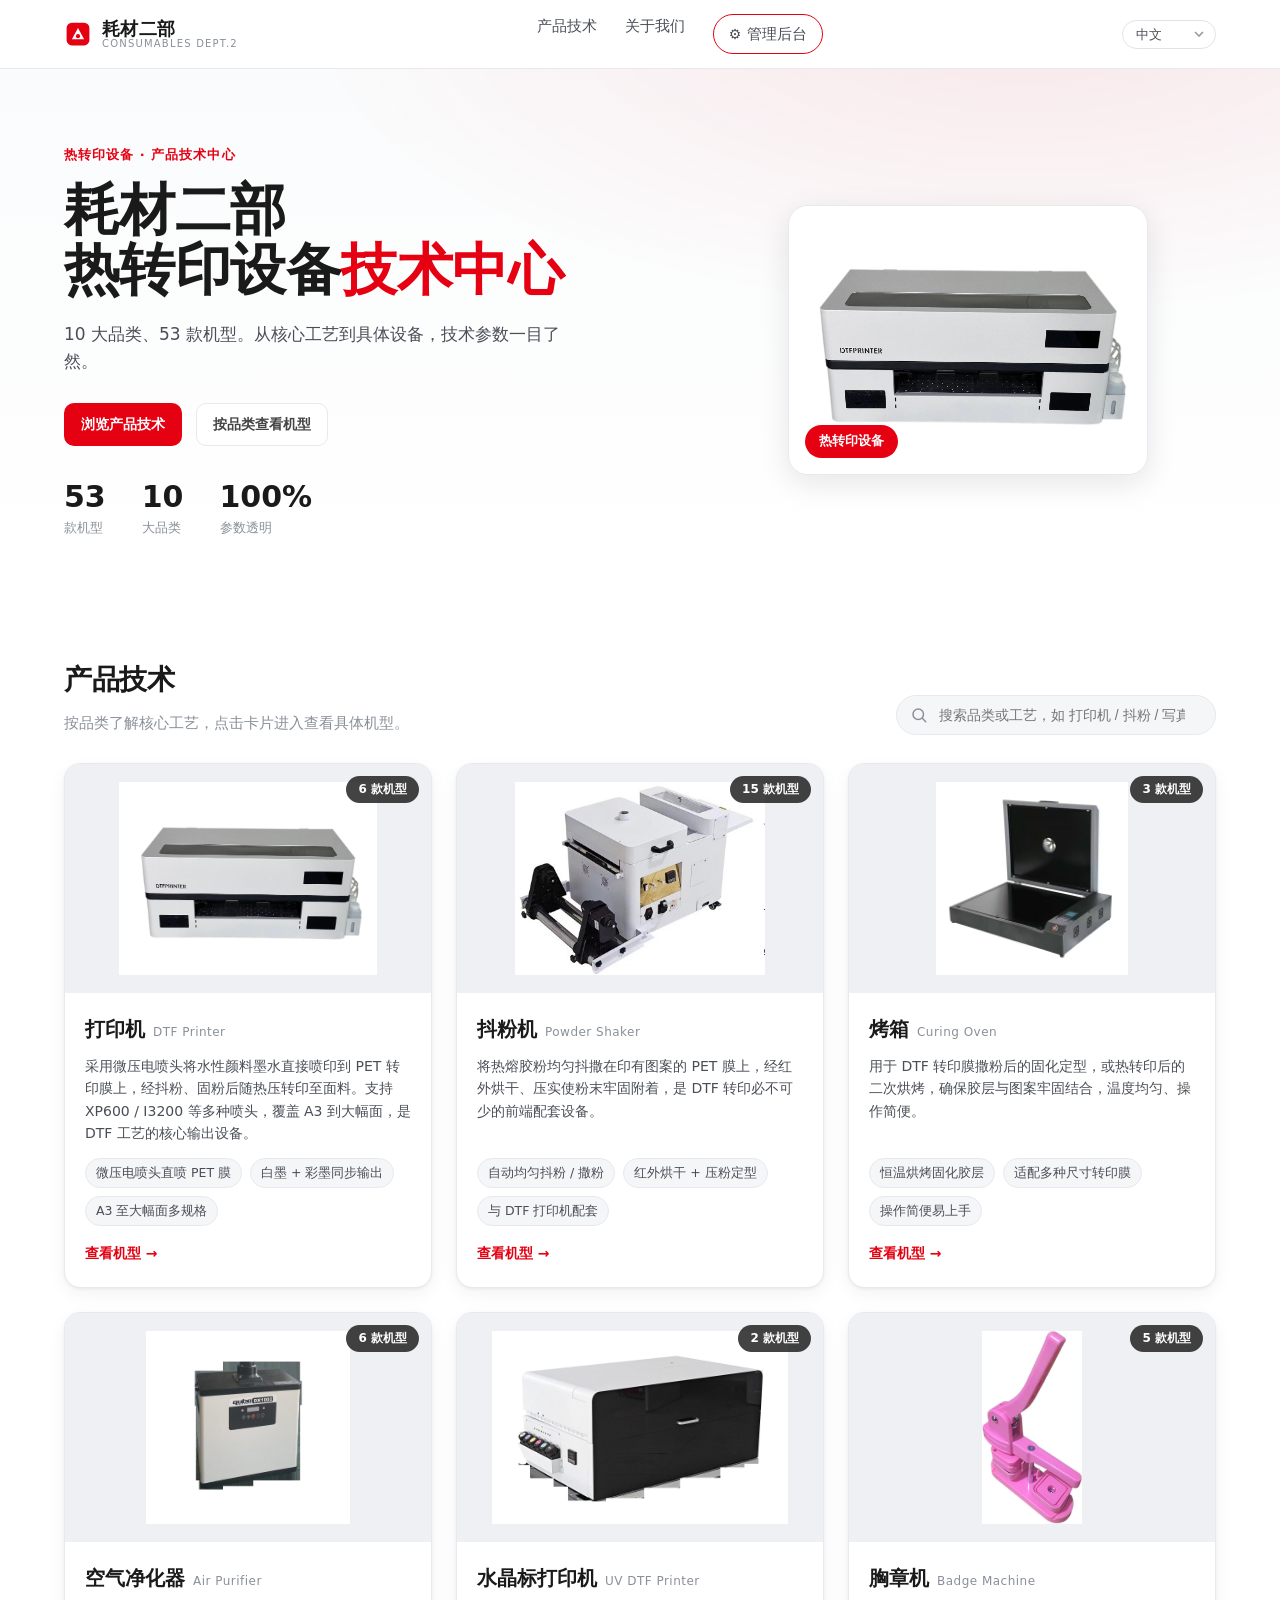
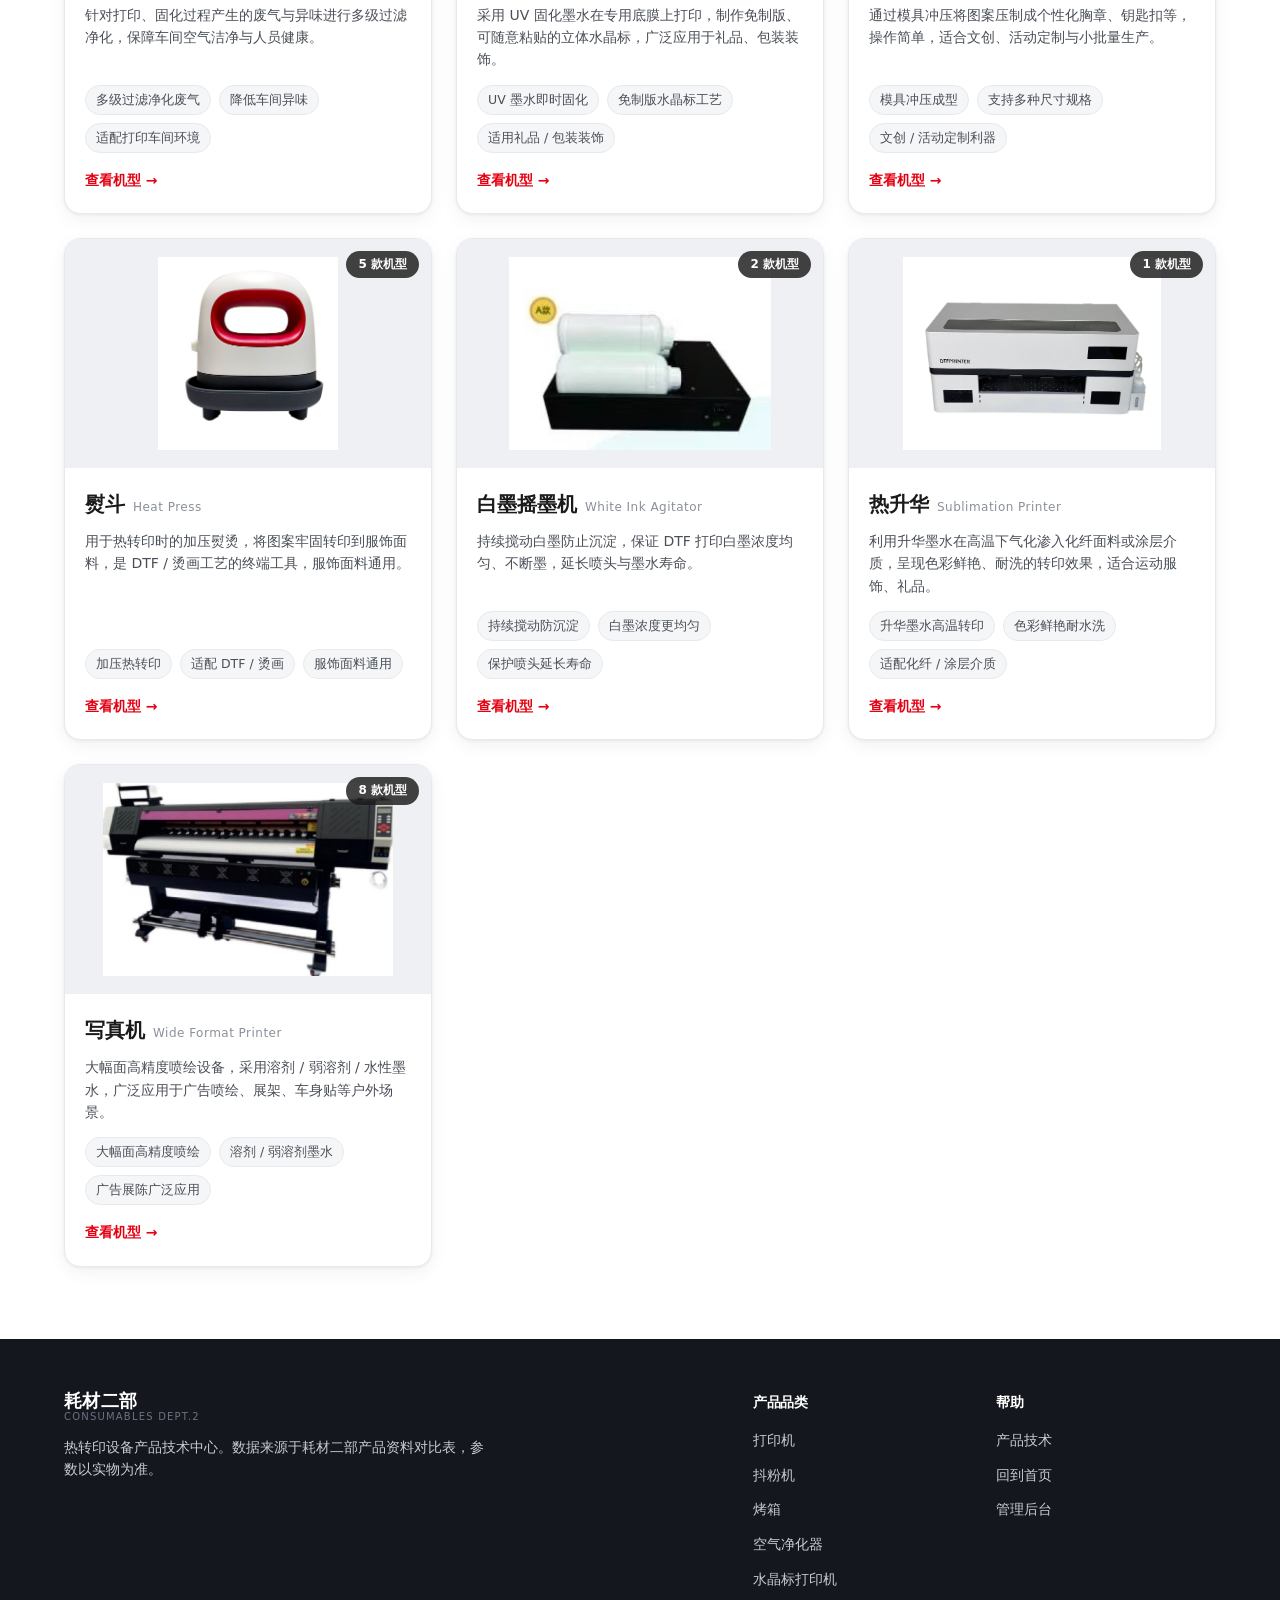
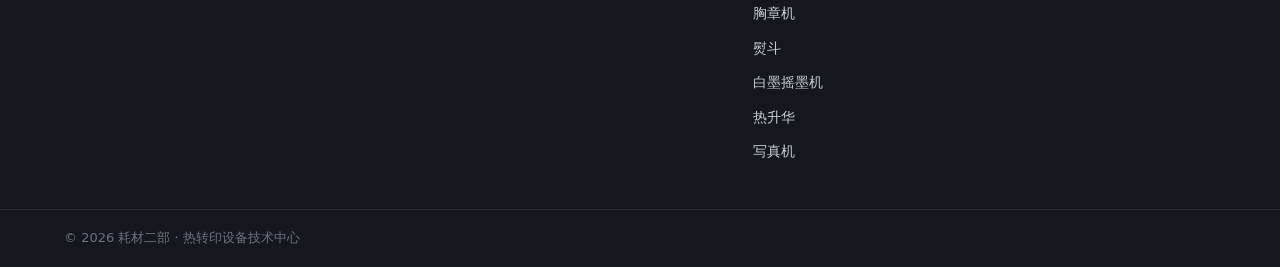
<file: index.html>
<!DOCTYPE html>
<html lang="zh-CN">
<head>
<meta charset="UTF-8" />
<meta name="viewport" content="width=device-width, initial-scale=1.0" />
<title>耗材二部官网 · 热转印设备技术中心</title>
<meta name="description" content="耗材二部官网 —— 热转印设备产品技术中心。打印机、抖粉机、烤箱、写真机等 10 大品类核心工艺与具体机型，技术参数一目了然。" />
<link rel="stylesheet" href="css/style.css" />
</head>
<body>

<!-- ===== Header ===== -->
<header class="site-header" id="siteHeader">
  <div class="container header-inner">
    <a href="index.html" class="brand" aria-label="耗材二部官网首页">
      <span class="brand-mark" aria-hidden="true">
        <svg viewBox="0 0 32 32" width="28" height="28">
          <rect x="3" y="3" width="26" height="26" rx="6" fill="#E50012"/>
          <path d="M9 22 L16 9 L23 22 Z" fill="#fff"/>
          <circle cx="16" cy="18.5" r="2.4" fill="#E50012"/>
        </svg>
      </span>
      <span class="brand-text">
        <strong>耗材二部</strong><span class="brand-en">CONSUMABLES DEPT.2</span>
      </span>
    </a>

    <nav class="top-nav" aria-label="主导航">
      <a href="#tech" data-i18n="nav.tech">产品技术</a>
      <a href="#footer" data-i18n="nav.about">关于我们</a>
      <a href="admin.html" class="nav-admin" data-i18n="nav.admin">管理后台</a>
    </nav>

    <select id="langSelect" class="lang-select" aria-label="语言"></select>

    <button class="menu-toggle" id="menuToggle" aria-label="菜单">
      <span></span><span></span><span></span>
    </button>
  </div>
</header>

<main id="top">

  <!-- ===== Hero ===== -->
  <section class="hero">
    <div class="hero-bg" aria-hidden="true"></div>
    <div class="container hero-inner">
      <div class="hero-copy">
        <span class="eyebrow" data-i18n="hero.eyebrow">热转印设备 · 产品技术中心</span>
        <h1>耗材二部<br/><span data-i18n="hero.line2">热转印设备</span><span class="hl" data-i18n="hero.line3">技术中心</span></h1>
        <p class="hero-sub" data-i18n="hero.sub">10 大品类、53 款机型。从核心工艺到具体设备，技术参数一目了然。</p>
        <div class="hero-cta">
          <a href="#tech" class="btn btn-primary" data-i18n="hero.cta1">浏览产品技术</a>
          <a href="#tech" class="btn btn-ghost" data-i18n="hero.cta2">按品类查看机型</a>
        </div>
        <ul class="hero-stats">
          <li><b id="statProducts">53</b><span data-i18n="stat.models">款机型</span></li>
          <li><b id="statCats">10</b><span data-i18n="stat.cats">大品类</span></li>
          <li><b>100%</b><span data-i18n="stat.transparent">参数透明</span></li>
        </ul>
      </div>
      <div class="hero-visual" aria-hidden="true">
        <div class="hero-card">
          <img id="heroImg" src="" alt="" loading="lazy" />
          <div class="hero-card-tag" data-i18n="hero.line2">热转印设备</div>
        </div>
      </div>
    </div>
  </section>

  <!-- ===== Product Technology ===== -->
  <section class="tech-section" id="tech">
    <div class="container">
      <div class="section-head">
        <div>
          <h2 class="section-title" data-i18n="section.title">产品技术</h2>
          <p class="section-sub" data-i18n="section.sub">按品类了解核心工艺，点击卡片进入查看具体机型。</p>
        </div>
        <div class="tech-search">
          <svg class="search-ico" viewBox="0 0 24 24" width="18" height="18" aria-hidden="true"><path d="M21 21l-4.3-4.3M11 18a7 7 0 1 0 0-14 7 7 0 0 0 0 14z" fill="none" stroke="currentColor" stroke-width="2" stroke-linecap="round"/></svg>
          <input id="catSearch" type="search" data-i18n-ph="search.cat.placeholder" placeholder="搜索品类或工艺，如 打印机 / 抖粉 / 写真" autocomplete="off" />
        </div>
      </div>

      <div class="cat-grid" id="categoryGrid"></div>

      <div class="empty-state" id="catEmpty" hidden>
        <div class="empty-ico">🔍</div>
        <p data-i18n="empty.cat">没有找到匹配的品类</p>
        <button class="btn btn-ghost" id="catReset" data-i18n="empty.clear">清除搜索</button>
      </div>
    </div>
  </section>

</main>

<!-- ===== Footer ===== -->
<footer class="site-footer" id="footer">
  <div class="container footer-inner">
    <div class="footer-brand">
      <span class="brand-text"><strong>耗材二部</strong><span class="brand-en">CONSUMABLES DEPT.2</span></span>
      <p data-i18n="footer.desc">热转印设备产品技术中心。数据来源于耗材二部产品资料对比表，参数以实物为准。</p>
    </div>
    <div class="footer-cols">
      <div>
        <h4 data-i18n="footer.col1">产品品类</h4>
        <ul id="footerCats"></ul>
      </div>
      <div>
        <h4 data-i18n="footer.col2">帮助</h4>
        <ul>
          <li><a href="#tech" data-i18n="footer.tech">产品技术</a></li>
          <li><a href="index.html" data-i18n="footer.home">回到首页</a></li>
          <li><a href="admin.html" data-i18n="footer.admin">管理后台</a></li>
        </ul>
      </div>
    </div>
  </div>
  <div class="footer-bottom">
    <div class="container">© <span id="year"></span> <span data-i18n="footer.copy">耗材二部 · 热转印设备技术中心</span></div>
  </div>
</footer>

<script src="data/data.js"></script>
<script src="js/i18n.js"></script>
<script src="js/app.js"></script>
</body>
</html>
</file>
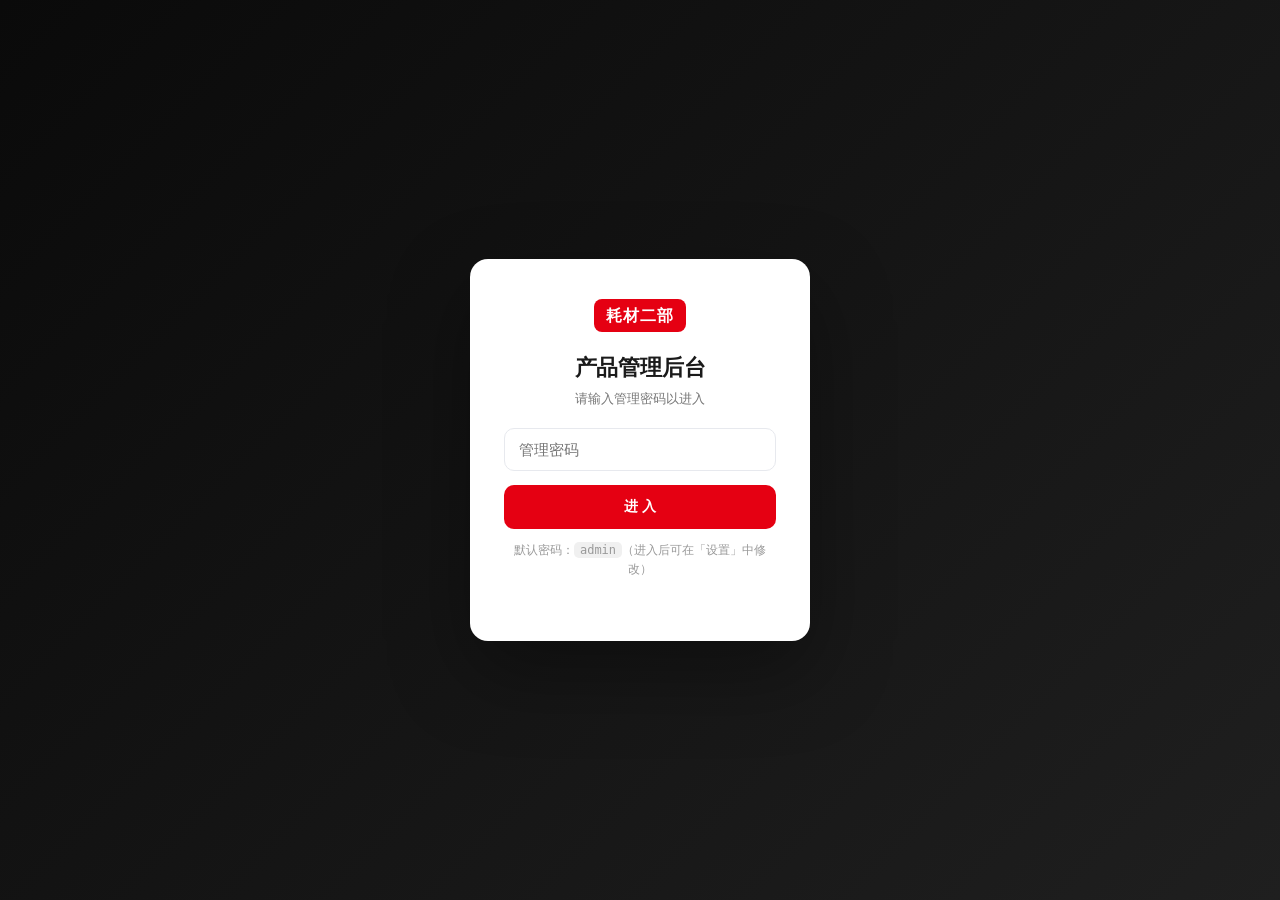
<file: admin.html>
<!DOCTYPE html>
<html lang="zh-CN">
<head>
<meta charset="UTF-8" />
<meta name="viewport" content="width=device-width, initial-scale=1.0" />
<title>耗材二部 · 产品管理后台</title>
<link rel="stylesheet" href="css/style.css" />
</head>
<body class="admin-body">

  <!-- 登录遮罩 -->
  <div id="loginOverlay" class="login-overlay">
    <div class="login-card">
      <div class="brand-mark">耗材二部</div>
      <h2>产品管理后台</h2>
      <p class="login-sub">请输入管理密码以进入</p>
      <input type="password" id="loginPass" placeholder="管理密码" autocomplete="off" />
      <button id="loginBtn" class="btn btn-primary btn-block">进 入</button>
      <p class="login-hint">默认密码：<code>admin</code>（进入后可在「设置」中修改）</p>
      <p id="loginErr" class="login-err"></p>
    </div>
  </div>

  <!-- 主框架 -->
  <div id="adminApp" class="admin-app" hidden>
    <header class="admin-header">
      <div class="brand">
        <span class="brand-mark">耗材二部</span>
        <span class="brand-sub">产品管理后台</span>
      </div>
      <div class="admin-actions">
        <a href="index.html" target="_blank" class="btn btn-ghost">预览官网 ↗</a>
        <button id="btnExport" class="btn btn-ghost">导出 data.js</button>
        <button id="btnPublish" class="btn btn-primary">发布到 GitHub</button>
        <button id="btnLogout" class="btn btn-ghost">退出</button>
      </div>
    </header>

    <nav class="admin-tabs">
      <button class="admin-tab active" data-tab="products">机型管理</button>
      <button class="admin-tab" data-tab="categories">品类管理</button>
      <button class="admin-tab" data-tab="settings">设置</button>
    </nav>

    <main class="admin-main">
      <!-- 机型管理 -->
      <section id="tab-products" class="admin-panel">
        <div class="panel-toolbar">
          <input type="search" id="adminSearch" class="admin-search" placeholder="搜索型号 / 参数…" />
          <select id="adminCatFilter" class="admin-select"><option value="">全部品类</option></select>
          <button id="btnAddProduct" class="btn btn-primary">+ 新增机型</button>
          <span id="productCount" class="count-badge"></span>
        </div>
        <div class="table-wrap">
          <table class="admin-table">
            <thead>
              <tr><th class="col-img">图片</th><th>型号</th><th>品类</th><th>核心卖点</th><th class="col-ops">操作</th></tr>
            </thead>
            <tbody id="productTbody"></tbody>
          </table>
        </div>
      </section>

      <!-- 品类管理 -->
      <section id="tab-categories" class="admin-panel" hidden>
        <div class="panel-toolbar">
          <button id="btnAddCategory" class="btn btn-primary">+ 新增品类</button>
          <span id="catCount" class="count-badge"></span>
        </div>
        <div id="categoryList" class="cat-edit-list"></div>
      </section>

      <!-- 设置 -->
      <section id="tab-settings" class="admin-panel" hidden>
        <div class="settings-card">
          <h3>登录密码</h3>
          <div class="form-row">
            <label>新密码</label>
            <input type="password" id="setPass" placeholder="留空则不修改" />
          </div>
          <div class="form-row">
            <label>确认密码</label>
            <input type="password" id="setPass2" placeholder="再次输入" />
          </div>

          <h3>GitHub 发布配置</h3>
          <p class="settings-note">发布时需要将改动写入你的仓库（GitHub Pages 源）。Token 仅在点击「发布」时临时使用，不会自动保存。</p>
          <div class="form-row">
            <label>仓库 (owner/repo)</label>
            <input type="text" id="setRepo" placeholder="例如 wang/haocai-erbu" />
          </div>
          <div class="form-row">
            <label>分支</label>
            <input type="text" id="setBranch" value="main" />
          </div>
          <button id="btnSaveSettings" class="btn btn-primary">保存设置</button>
          <p id="settingsMsg" class="settings-msg"></p>

          <h3>数据重置</h3>
          <p class="settings-note">将清空本地改动，恢复到官方网站默认值（不影响已发布的线上数据）。</p>
          <button id="btnReset" class="btn btn-danger">恢复默认数据</button>
        </div>
      </section>
    </main>

    <div id="adminToast" class="admin-toast" hidden></div>
  </div>

  <!-- 机型编辑弹窗 -->
  <div id="productModal" class="modal" hidden>
    <div class="modal-box modal-lg">
      <button class="modal-close" data-close="productModal">×</button>
      <h3 id="productModalTitle">新增机型</h3>
      <form id="productForm" class="admin-form">
        <input type="hidden" id="pfId" />
        <div class="form-grid">
          <div class="form-row">
            <label>所属品类 *</label>
            <select id="pfCat" required></select>
          </div>
          <div class="form-row">
            <label>型号 *</label>
            <input type="text" id="pfModel" required placeholder="例如 XP600" />
          </div>
          <div class="form-row">
            <label>型号(英文/副标题)</label>
            <input type="text" id="pfModelEn" placeholder="可选" />
          </div>
          <div class="form-row">
            <label>标签(逗号分隔)</label>
            <input type="text" id="pfTags" placeholder="例如 热销, 入门" />
          </div>
        </div>

        <div class="form-row">
          <label>产品图片</label>
          <div class="img-upload">
            <img id="pfImgPreview" class="img-preview" alt="预览" />
            <div class="img-upload-ctrl">
              <input type="file" id="pfImgFile" accept="image/*" />
              <button type="button" id="pfImgClear" class="btn btn-ghost btn-sm">清除图片</button>
              <p class="hint">上传图片会以 Base64 内嵌进数据，发布后无需单独传图。</p>
            </div>
            <input type="hidden" id="pfImg" />
          </div>
        </div>

        <div class="form-row">
          <label>核心卖点 / 特点 / 购买建议</label>
          <textarea id="pfFeature" rows="3" placeholder="一句话概括这款产品的优势"></textarea>
        </div>

        <div class="form-row">
          <label>技术参数 <button type="button" id="pfAddSpec" class="btn btn-ghost btn-sm">+ 添加参数</button></label>
          <div id="pfSpecs" class="spec-rows"></div>
        </div>

        <div class="form-actions">
          <button type="button" class="btn btn-ghost" data-close="productModal">取消</button>
          <button type="submit" class="btn btn-primary">保存机型</button>
        </div>
      </form>
    </div>
  </div>

  <!-- 品类编辑弹窗 -->
  <div id="categoryModal" class="modal" hidden>
    <div class="modal-box">
      <button class="modal-close" data-close="categoryModal">×</button>
      <h3 id="categoryModalTitle">编辑品类</h3>
      <form id="categoryForm" class="admin-form">
        <input type="hidden" id="cfId" />
        <div class="form-row">
          <label>品类名称 *</label>
          <input type="text" id="cfName" required placeholder="例如 打印机" />
        </div>
        <div class="form-row">
          <label>英文/副标题</label>
          <input type="text" id="cfNameEn" placeholder="可选" />
        </div>
        <div class="form-row">
          <label>技术简介</label>
          <textarea id="cfTech" rows="3" placeholder="该品类的技术概述"></textarea>
        </div>
        <div class="form-row">
          <label>技术要点(每行一条)</label>
          <textarea id="cfTechPoints" rows="3" placeholder="例如 工业级打印头&#10;支持多种介质"></textarea>
        </div>
        <div class="form-row">
          <label>代表图片</label>
          <div class="img-upload">
            <img id="cfImgPreview" class="img-preview" alt="预览" />
            <div class="img-upload-ctrl">
              <input type="file" id="cfImgFile" accept="image/*" />
              <button type="button" id="cfImgClear" class="btn btn-ghost btn-sm">清除图片</button>
            </div>
            <input type="hidden" id="cfImg" />
          </div>
        </div>
        <div class="form-actions">
          <button type="button" class="btn btn-ghost" data-close="categoryModal">取消</button>
          <button type="submit" class="btn btn-primary">保存品类</button>
        </div>
      </form>
    </div>
  </div>

  <!-- 发布弹窗 -->
  <div id="publishModal" class="modal" hidden>
    <div class="modal-box">
      <button class="modal-close" data-close="publishModal">×</button>
      <h3>发布到 GitHub</h3>
      <p class="settings-note">将把当前数据写入仓库的 <code>data/data.js</code>，从而更新线上官网。</p>
      <form id="publishForm" class="admin-form">
        <div class="form-row">
          <label>GitHub Token *</label>
          <input type="password" id="pubToken" placeholder="ghp_...（仅本次使用）" autocomplete="off" />
        </div>
        <div class="form-row">
          <label>仓库 (owner/repo) *</label>
          <input type="text" id="pubRepo" placeholder="例如 wang/haocai-erbu" />
        </div>
        <div class="form-row">
          <label>分支</label>
          <input type="text" id="pubBranch" value="main" />
        </div>
        <div id="publishStatus" class="publish-status"></div>
        <div class="form-actions">
          <button type="button" class="btn btn-ghost" data-close="publishModal">取消</button>
          <button type="submit" class="btn btn-primary" id="pubSubmit">确认发布</button>
        </div>
      </form>
    </div>
  </div>

  <script src="data/data.js"></script>
  <script src="js/admin.js"></script>
</body>
</html>
</file>
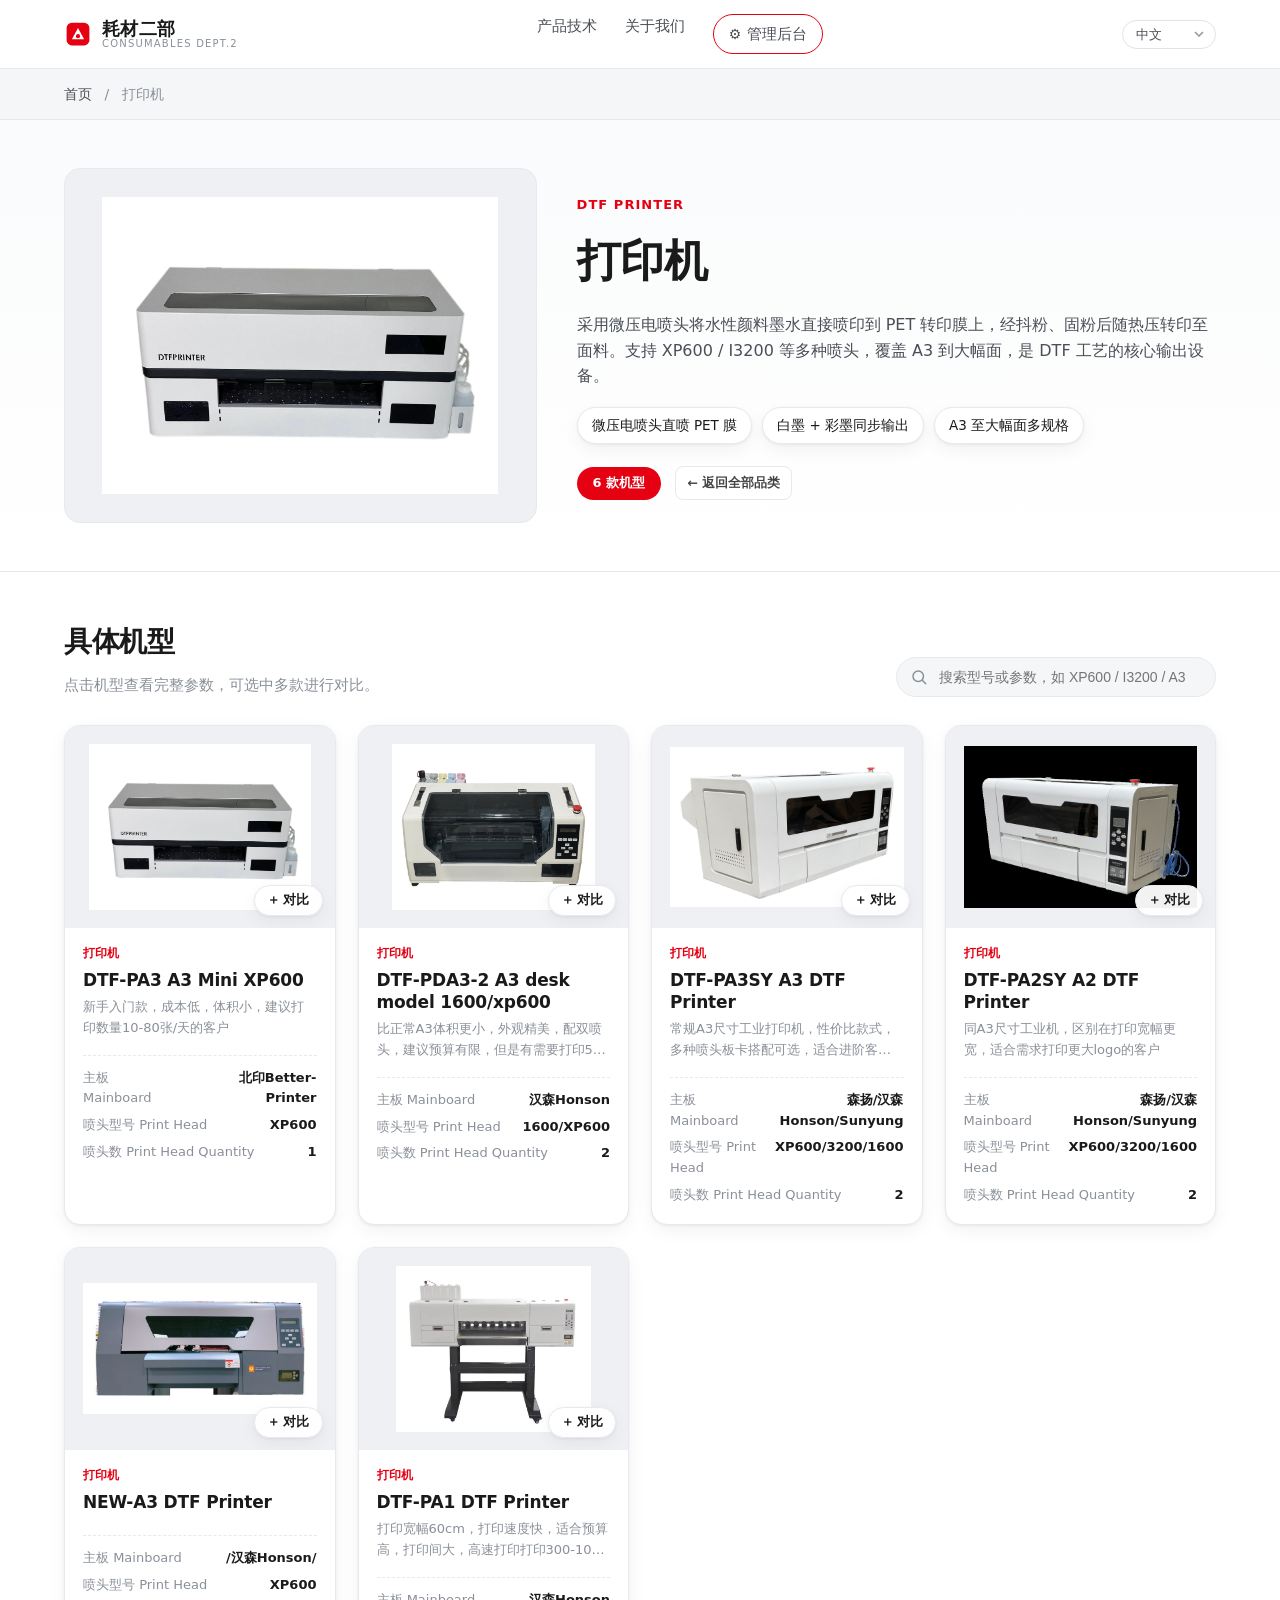
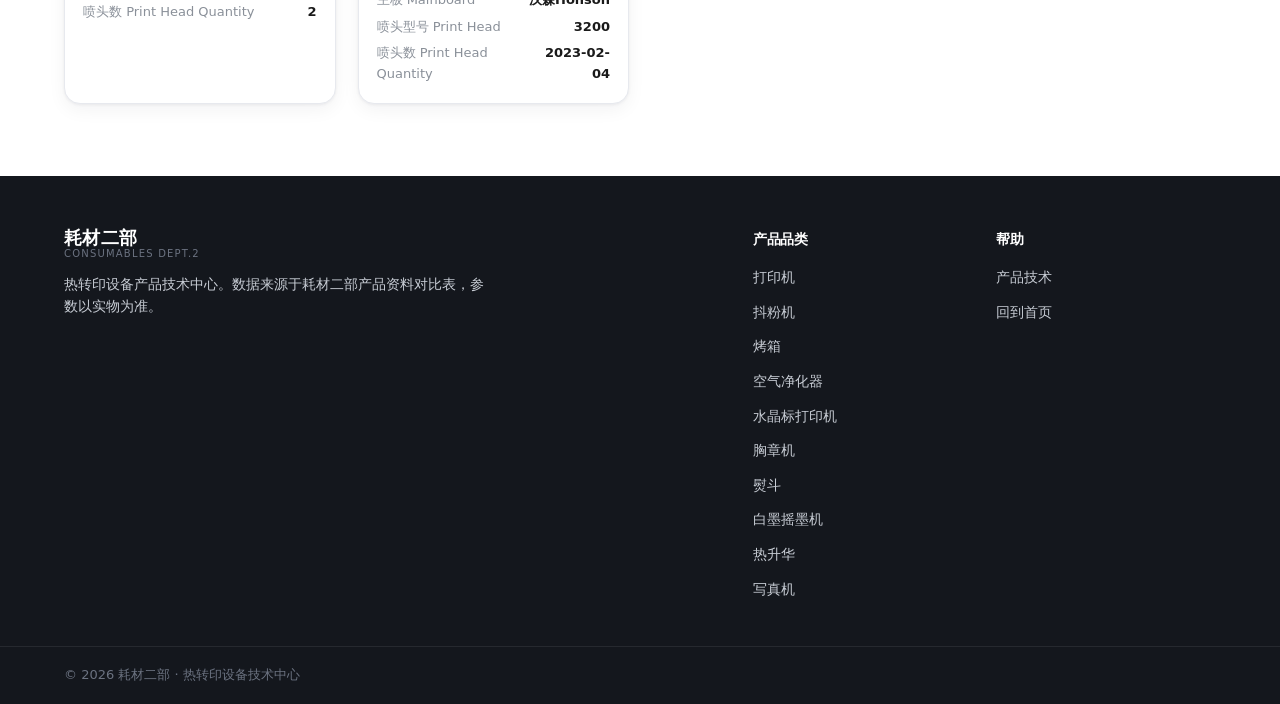
<file: category.html>
<!DOCTYPE html>
<html lang="zh-CN">
<head>
<meta charset="UTF-8" />
<meta name="viewport" content="width=device-width, initial-scale=1.0" />
<title>机型列表 · 耗材二部官网</title>
<meta name="description" content="耗材二部官网 —— 具体机型参数列表。" />
<link rel="stylesheet" href="css/style.css" />
</head>
<body>

<!-- ===== Header ===== -->
<header class="site-header" id="siteHeader">
  <div class="container header-inner">
    <a href="index.html" class="brand" aria-label="耗材二部官网首页">
      <span class="brand-mark" aria-hidden="true">
        <svg viewBox="0 0 32 32" width="28" height="28">
          <rect x="3" y="3" width="26" height="26" rx="6" fill="#E50012"/>
          <path d="M9 22 L16 9 L23 22 Z" fill="#fff"/>
          <circle cx="16" cy="18.5" r="2.4" fill="#E50012"/>
        </svg>
      </span>
      <span class="brand-text">
        <strong>耗材二部</strong><span class="brand-en">CONSUMABLES DEPT.2</span>
      </span>
    </a>

    <nav class="top-nav" aria-label="主导航">
      <a href="index.html#tech" data-i18n="nav.tech">产品技术</a>
      <a href="index.html#footer" data-i18n="nav.about">关于我们</a>
      <a href="admin.html" class="nav-admin" data-i18n="nav.admin">管理后台</a>
    </nav>

    <select id="langSelect" class="lang-select" aria-label="语言"></select>

    <button class="menu-toggle" id="menuToggle" aria-label="菜单">
      <span></span><span></span><span></span>
    </button>
  </div>
</header>

<main id="top">

  <!-- ===== Breadcrumb ===== -->
  <div class="breadcrumb">
    <div class="container">
      <a href="index.html" data-i18n="crumb.home">首页</a>
      <span class="sep">/</span>
      <span id="crumbCat">产品技术</span>
    </div>
  </div>

  <!-- ===== Category Hero ===== -->
  <section class="cat-hero" id="catHero">
    <div class="container cat-hero-inner">
      <div class="cat-hero-visual">
        <img id="catHeroImg" src="" alt="" loading="lazy" />
      </div>
      <div class="cat-hero-copy">
        <span class="eyebrow" id="catHeroEn">CATEGORY</span>
        <h1 id="catHeroName">品类</h1>
        <p class="cat-hero-tech" id="catHeroTech"></p>
        <ul class="cat-hero-points" id="catHeroPoints"></ul>
        <div class="cat-hero-meta">
          <span class="pill" id="catHeroCount">0 款机型</span>
          <a href="index.html#tech" class="btn btn-ghost btn-sm" data-i18n="cat.back">← 返回全部品类</a>
        </div>
      </div>
    </div>
  </section>

  <!-- ===== Models ===== -->
  <section class="models-section">
    <div class="container">
      <div class="section-head">
        <div>
          <h2 class="section-title" id="modelsTitle" data-i18n="models.title">具体机型</h2>
          <p class="section-sub" data-i18n="models.sub">点击机型查看完整参数，可选中多款进行对比。</p>
        </div>
        <div class="tech-search">
          <svg class="search-ico" viewBox="0 0 24 24" width="18" height="18" aria-hidden="true"><path d="M21 21l-4.3-4.3M11 18a7 7 0 1 0 0-14 7 7 0 0 0 0 14z" fill="none" stroke="currentColor" stroke-width="2" stroke-linecap="round"/></svg>
          <input id="modelSearch" type="search" data-i18n-ph="search.model.placeholder" placeholder="搜索型号或参数，如 XP600 / I3200 / A3" autocomplete="off" />
        </div>
      </div>

      <div class="product-grid" id="productGrid"></div>

      <div class="empty-state" id="modelEmpty" hidden>
        <div class="empty-ico">🔍</div>
        <p data-i18n="empty.model">没有找到匹配的机型</p>
        <button class="btn btn-ghost" id="modelReset" data-i18n="empty.clear">清除搜索</button>
      </div>
    </div>
  </section>

  <!-- ===== Compare tray ===== -->
  <div class="compare-tray" id="compareTray" hidden>
    <div class="container compare-tray-inner">
      <div class="compare-slots" id="compareSlots"></div>
      <div class="compare-actions">
        <button class="btn btn-ghost btn-sm" id="clearCompare" data-i18n="compare.clear">清空</button>
        <button class="btn btn-primary btn-sm" id="openCompare"><span data-i18n="compare.open">对比选中</span> (<span id="compareCount">0</span>)</button>
      </div>
    </div>
  </div>

</main>

<!-- ===== Footer ===== -->
<footer class="site-footer" id="footer">
  <div class="container footer-inner">
    <div class="footer-brand">
      <span class="brand-text"><strong>耗材二部</strong><span class="brand-en">CONSUMABLES DEPT.2</span></span>
      <p data-i18n="footer.desc">热转印设备产品技术中心。数据来源于耗材二部产品资料对比表，参数以实物为准。</p>
    </div>
    <div class="footer-cols">
      <div>
        <h4 data-i18n="footer.col1">产品品类</h4>
        <ul id="footerCats"></ul>
      </div>
      <div>
        <h4 data-i18n="footer.col2">帮助</h4>
        <ul>
          <li><a href="index.html#tech" data-i18n="footer.tech">产品技术</a></li>
          <li><a href="index.html" data-i18n="footer.home">回到首页</a></li>
        </ul>
      </div>
    </div>
  </div>
  <div class="footer-bottom">
    <div class="container">© <span id="year"></span> <span data-i18n="footer.copy">耗材二部 · 热转印设备技术中心</span></div>
  </div>
</footer>

<!-- ===== Detail Modal ===== -->
<div class="modal" id="detailModal" hidden>
  <div class="modal-backdrop" data-close></div>
  <div class="modal-card modal-detail" role="dialog" aria-modal="true" aria-labelledby="detailTitle">
    <button class="modal-close" data-close aria-label="关闭">&times;</button>
    <div class="detail-body" id="detailBody"></div>
  </div>
</div>

<!-- ===== Compare Modal ===== -->
<div class="modal" id="compareModal" hidden>
  <div class="modal-backdrop" data-close></div>
  <div class="modal-card modal-compare" role="dialog" aria-modal="true" aria-labelledby="compareTitle">
    <button class="modal-close" data-close aria-label="关闭">&times;</button>
    <div class="compare-body" id="compareBody"></div>
  </div>
</div>

<script src="data/data.js"></script>
<script src="js/i18n.js"></script>
<script src="js/app.js"></script>
</body>
</html>
</file>
<file: css/style.css>
:root {
  --red: #e50012;
  --red-dark: #b8000e;
  --ink: #1a1a1a;
  --ink-2: #4a4f57;
  --muted: #8a9099;
  --line: #e7e9ee;
  --bg: #ffffff;
  --bg-soft: #f5f6f8;
  --bg-soft-2: #eef0f3;
  --radius: 16px;
  --radius-sm: 10px;
  --shadow-sm: 0 1px 3px rgba(20, 24, 33, 0.06), 0 6px 18px rgba(20, 24, 33, 0.05);
  --shadow-md: 0 8px 30px rgba(20, 24, 33, 0.1);
  --maxw: 1200px;
  --font: "Segoe UI", "PingFang SC", "Hiragino Sans GB", "Microsoft YaHei", system-ui, -apple-system, sans-serif;
}

* { box-sizing: border-box; }
html { scroll-behavior: smooth; }
body {
  margin: 0;
  font-family: var(--font);
  color: var(--ink);
  background: var(--bg);
  line-height: 1.6;
  -webkit-font-smoothing: antialiased;
}
body.no-scroll { overflow: hidden; }
img { max-width: 100%; display: block; }
a { color: inherit; text-decoration: none; }
h1, h2, h3, h4 { margin: 0; font-weight: 700; letter-spacing: -0.01em; }
.container { width: 100%; max-width: var(--maxw); margin: 0 auto; padding: 0 24px; }
.btn {
  display: inline-flex; align-items: center; justify-content: center; gap: 8px;
  padding: 12px 24px; border-radius: 999px; border: 1px solid transparent;
  font-size: 15px; font-weight: 600; cursor: pointer; transition: all 0.2s ease;
}
.btn-sm { padding: 9px 18px; font-size: 14px; }
.btn-primary { background: var(--red); color: #fff; }
.btn-primary:hover { background: var(--red-dark); transform: translateY(-1px); box-shadow: 0 8px 20px rgba(229, 0, 18, 0.25); }
.btn-ghost { background: transparent; border-color: var(--line); color: var(--ink); }
.btn-ghost:hover { border-color: var(--ink); }

/* ===== Header ===== */
.site-header {
  position: sticky; top: 0; z-index: 50;
  background: rgba(255, 255, 255, 0.85);
  backdrop-filter: saturate(180%) blur(12px);
  border-bottom: 1px solid var(--line);
}
.header-inner { display: flex; align-items: center; justify-content: space-between; height: 68px; }
.brand { display: flex; align-items: center; gap: 10px; }
.brand-mark { display: inline-flex; }
.brand-text { display: flex; flex-direction: column; line-height: 1.1; }
.brand-text strong { font-size: 18px; letter-spacing: 0.02em; }
.brand-en { font-size: 10px; color: var(--muted); letter-spacing: 0.12em; }
.top-nav { display: flex; gap: 28px; }
.top-nav a { font-size: 15px; color: var(--ink-2); font-weight: 500; transition: color 0.2s; }
.top-nav a:hover { color: var(--red); }
.nav-admin { display: inline-flex; align-items: center; gap: 6px; padding: 7px 15px; border: 1.5px solid var(--red); color: var(--red); border-radius: 999px; font-weight: 600; font-size: 14px; transition: .18s; }
.nav-admin::before { content: "⚙"; font-size: 14px; }
.nav-admin:hover { background: var(--red); color: #fff; }
.menu-toggle { display: none; flex-direction: column; gap: 5px; background: none; border: 0; cursor: pointer; padding: 8px; }
.menu-toggle span { width: 22px; height: 2px; background: var(--ink); border-radius: 2px; }

/* ===== Hero ===== */
.hero { position: relative; overflow: hidden; padding: 72px 0 64px; }
.hero-bg {
  position: absolute; inset: 0; z-index: 0;
  background: radial-gradient(1200px 500px at 80% -10%, rgba(229, 0, 18, 0.08), transparent 60%),
    linear-gradient(180deg, #fafbfc 0%, #fff 100%);
}
.hero-inner { position: relative; z-index: 1; display: grid; grid-template-columns: 1.1fr 0.9fr; gap: 48px; align-items: center; }
.eyebrow { display: inline-block; font-size: 13px; font-weight: 600; color: var(--red); letter-spacing: 0.08em; text-transform: uppercase; margin-bottom: 14px; }
.hero h1 { font-size: clamp(34px, 5vw, 56px); line-height: 1.08; }
.hero h1 .hl { color: var(--red); }
.hero-sub { margin: 20px 0 28px; font-size: 17px; color: var(--ink-2); max-width: 520px; }
.hero-cta { display: flex; gap: 14px; flex-wrap: wrap; }
.hero-stats { list-style: none; display: flex; gap: 36px; margin: 36px 0 0; padding: 0; }
.hero-stats li { display: flex; flex-direction: column; }
.hero-stats b { font-size: 30px; color: var(--ink); line-height: 1; }
.hero-stats span { font-size: 13px; color: var(--muted); margin-top: 6px; }
.hero-visual { display: flex; justify-content: center; }
.hero-card {
  position: relative; width: 100%; max-width: 360px; aspect-ratio: 4/3; border-radius: 20px;
  background: #fff; box-shadow: var(--shadow-md); overflow: hidden; border: 1px solid var(--line);
}
.hero-card img { width: 100%; height: 100%; object-fit: cover; }
.hero-card-tag {
  position: absolute; left: 16px; bottom: 16px; background: var(--red); color: #fff;
  padding: 6px 14px; border-radius: 999px; font-size: 13px; font-weight: 600;
}

/* ===== Section head ===== */
.section-head { display: flex; align-items: flex-end; justify-content: space-between; gap: 24px; margin-bottom: 28px; flex-wrap: wrap; }
.section-title { font-size: 28px; }
.section-sub { margin: 8px 0 0; color: var(--muted); font-size: 15px; }

/* ===== Tech search (home) ===== */
.tech-search { position: relative; display: flex; align-items: center; }
.tech-search .search-ico { position: absolute; left: 14px; color: var(--muted); }
.tech-search input {
  width: 320px; max-width: 60vw; padding: 11px 16px 11px 42px; border: 1px solid var(--line);
  border-radius: 999px; font-size: 14px; background: var(--bg-soft); outline: none; transition: border-color 0.2s, box-shadow 0.2s;
}
.tech-search input:focus { border-color: var(--red); box-shadow: 0 0 0 3px rgba(229, 0, 18, 0.1); background: #fff; }

/* ===== Category grid (home) ===== */
.tech-section { padding: 56px 0 72px; }
.cat-grid { display: grid; grid-template-columns: repeat(auto-fill, minmax(300px, 1fr)); gap: 24px; }
.cat-card {
  display: flex; flex-direction: column; background: #fff; border: 1px solid var(--line);
  border-radius: var(--radius); overflow: hidden; box-shadow: var(--shadow-sm); transition: transform 0.25s ease, box-shadow 0.25s ease, border-color 0.25s;
}
.cat-card:hover { transform: translateY(-4px); box-shadow: var(--shadow-md); border-color: #d9dce2; }
.cat-card-media { position: relative; aspect-ratio: 16/10; background: var(--bg-soft-2); overflow: hidden; }
.cat-card-media img { width: 100%; height: 100%; object-fit: contain; padding: 18px; transition: transform 0.4s ease; }
.cat-card:hover .cat-card-media img { transform: scale(1.04); }
.cat-card-noimg { display: flex; align-items: center; justify-content: center; height: 100%; color: var(--muted); font-weight: 600; }
.cat-card-count {
  position: absolute; right: 12px; top: 12px; background: rgba(26, 26, 26, 0.82); color: #fff;
  padding: 4px 12px; border-radius: 999px; font-size: 12px; font-weight: 600;
}
.cat-card-body { padding: 20px 20px 22px; display: flex; flex-direction: column; flex: 1; }
.cat-card-title { display: flex; align-items: baseline; gap: 8px; font-size: 20px; font-weight: 700; }
.cat-card-en { font-size: 12px; color: var(--muted); font-weight: 500; letter-spacing: 0.04em; }
.cat-card-tech { margin: 10px 0 14px; font-size: 14px; color: var(--ink-2); flex: 1; }
.cat-card-points { list-style: none; margin: 0 0 16px; padding: 0; display: flex; flex-wrap: wrap; gap: 8px; }
.cat-card-points li { font-size: 12.5px; color: var(--ink-2); background: var(--bg-soft); border: 1px solid var(--line); padding: 4px 10px; border-radius: 999px; }
.cat-card-link { color: var(--red); font-weight: 600; font-size: 14px; }

/* ===== Breadcrumb ===== */
.breadcrumb { background: var(--bg-soft); border-bottom: 1px solid var(--line); padding: 14px 0; font-size: 14px; color: var(--muted); }
.breadcrumb a { color: var(--ink-2); }
.breadcrumb a:hover { color: var(--red); }
.breadcrumb .sep { margin: 0 8px; }

/* ===== Category hero ===== */
.cat-hero { padding: 48px 0; background: linear-gradient(180deg, #fafbfc, #fff); border-bottom: 1px solid var(--line); }
.cat-hero-inner { display: grid; grid-template-columns: 0.85fr 1.15fr; gap: 40px; align-items: center; }
.cat-hero-visual { background: var(--bg-soft-2); border-radius: var(--radius); aspect-ratio: 4/3; display: flex; align-items: center; justify-content: center; overflow: hidden; border: 1px solid var(--line); }
.cat-hero-visual img { width: 100%; height: 100%; object-fit: contain; padding: 28px; }
.cat-hero-copy .eyebrow { margin-bottom: 10px; }
.cat-hero-copy h1 { font-size: clamp(30px, 4vw, 44px); }
.cat-hero-tech { margin: 16px 0 18px; font-size: 16px; color: var(--ink-2); }
.cat-hero-points { list-style: none; margin: 0 0 22px; padding: 0; display: flex; flex-wrap: wrap; gap: 10px; }
.cat-hero-points li { font-size: 13.5px; font-weight: 500; color: var(--ink); background: #fff; border: 1px solid var(--line); padding: 7px 14px; border-radius: 999px; box-shadow: var(--shadow-sm); }
.cat-hero-meta { display: flex; align-items: center; gap: 14px; flex-wrap: wrap; }
.pill { background: var(--red); color: #fff; padding: 6px 16px; border-radius: 999px; font-size: 13px; font-weight: 600; }

/* ===== Models section ===== */
.models-section { padding: 48px 0 72px; }
.product-grid { display: grid; grid-template-columns: repeat(auto-fill, minmax(260px, 1fr)); gap: 22px; }
.card {
  background: #fff; border: 1px solid var(--line); border-radius: var(--radius); overflow: hidden;
  box-shadow: var(--shadow-sm); cursor: pointer; transition: transform 0.25s ease, box-shadow 0.25s ease, border-color 0.25s; display: flex; flex-direction: column;
}
.card:hover { transform: translateY(-4px); box-shadow: var(--shadow-md); border-color: #d9dce2; }
.card-media { position: relative; aspect-ratio: 4/3; background: var(--bg-soft-2); display: flex; align-items: center; justify-content: center; overflow: hidden; }
.card-media img { width: 100%; height: 100%; object-fit: contain; padding: 18px; transition: transform 0.4s ease; }
.card:hover .card-media img { transform: scale(1.05); }
.card-noimg { color: var(--muted); font-weight: 600; }
.card-compare {
  position: absolute; right: 12px; bottom: 12px; background: rgba(255, 255, 255, 0.95); border: 1px solid var(--line);
  color: var(--ink); padding: 6px 12px; border-radius: 999px; font-size: 12.5px; font-weight: 600; cursor: pointer; transition: all 0.2s; box-shadow: var(--shadow-sm);
}
.card-compare:hover { border-color: var(--red); color: var(--red); }
.card-compare.on { background: var(--red); color: #fff; border-color: var(--red); }
.card-body { padding: 16px 18px 18px; display: flex; flex-direction: column; gap: 6px; flex: 1; }
.card-cat { font-size: 12px; color: var(--red); font-weight: 600; letter-spacing: 0.02em; }
.card-model { font-size: 17px; line-height: 1.3; }
.card-feat { font-size: 13px; color: var(--muted); margin: 0; display: -webkit-box; -webkit-line-clamp: 2; -webkit-box-orient: vertical; overflow: hidden; }
.card-specs { margin-top: 10px; display: flex; flex-direction: column; gap: 6px; border-top: 1px dashed var(--line); padding-top: 12px; }
.card-specs .spec { display: flex; justify-content: space-between; gap: 10px; font-size: 13px; }
.card-specs .spec span { color: var(--muted); }
.card-specs .spec b { color: var(--ink); font-weight: 600; text-align: right; }

/* ===== Empty state ===== */
.empty-state { text-align: center; padding: 60px 0; color: var(--muted); }
.empty-ico { font-size: 40px; margin-bottom: 12px; }
.empty-state p { margin: 0 0 16px; }

/* ===== Compare tray ===== */
.compare-tray { position: fixed; left: 0; right: 0; bottom: 0; z-index: 60; background: #fff; border-top: 1px solid var(--line); box-shadow: 0 -8px 30px rgba(20, 24, 33, 0.12); }
.compare-tray-inner { display: flex; align-items: center; justify-content: space-between; gap: 16px; padding: 14px 24px; }
.compare-slots { display: flex; gap: 12px; flex: 1; overflow-x: auto; }
.slot { position: relative; display: flex; align-items: center; gap: 8px; background: var(--bg-soft); border: 1px solid var(--line); border-radius: var(--radius-sm); padding: 8px 28px 8px 10px; font-size: 13px; font-weight: 600; white-space: nowrap; }
.slot img { width: 34px; height: 34px; object-fit: contain; border-radius: 6px; background: #fff; }
.slot-x { position: absolute; right: 6px; top: 4px; border: 0; background: none; cursor: pointer; font-size: 16px; color: var(--muted); line-height: 1; }
.slot-x:hover { color: var(--red); }
.compare-actions { display: flex; gap: 10px; flex-shrink: 0; }

/* ===== Modal ===== */
.modal { position: fixed; inset: 0; z-index: 100; display: flex; align-items: center; justify-content: center; padding: 24px; }
.modal[hidden] { display: none; }
.modal-backdrop { position: absolute; inset: 0; background: rgba(20, 24, 33, 0.5); backdrop-filter: blur(2px); }
.modal-card { position: relative; background: #fff; border-radius: var(--radius); box-shadow: var(--shadow-md); max-width: 920px; width: 100%; max-height: 88vh; overflow: auto; animation: pop 0.25s ease; }
@keyframes pop { from { transform: translateY(12px) scale(0.98); opacity: 0; } to { transform: none; opacity: 1; } }
.modal-close { position: absolute; right: 14px; top: 12px; z-index: 2; width: 36px; height: 36px; border: 0; border-radius: 50%; background: var(--bg-soft); color: var(--ink-2); font-size: 22px; cursor: pointer; line-height: 1; transition: background 0.2s; }
.modal-close:hover { background: var(--line); }

/* detail */
.modal-detail .detail-body { display: grid; grid-template-columns: 1fr 1fr; gap: 0; }
.detail-media { background: var(--bg-soft-2); display: flex; align-items: center; justify-content: center; padding: 36px; }
.detail-media img { max-height: 420px; object-fit: contain; }
.detail-noimg { color: var(--muted); font-weight: 600; }
.detail-info { padding: 32px 34px; }
.detail-cat { font-size: 13px; color: var(--red); font-weight: 600; }
.detail-info h2 { font-size: 26px; margin: 8px 0 16px; }
.detail-feature { font-size: 14px; color: var(--ink-2); margin-bottom: 20px; }
.detail-feature p { margin: 0 0 6px; }
.detail-h { font-size: 15px; margin-bottom: 10px; }
.detail-table { width: 100%; border-collapse: collapse; font-size: 14px; }
.detail-table th, .detail-table td { text-align: left; padding: 10px 12px; border-bottom: 1px solid var(--line); vertical-align: top; }
.detail-table th { color: var(--muted); font-weight: 500; width: 42%; white-space: pre-line; }
.detail-table td { color: var(--ink); font-weight: 500; white-space: pre-line; }

/* compare */
.modal-compare .compare-body { padding: 30px 28px; }
.compare-body h2 { font-size: 22px; margin-bottom: 18px; }
.compare-scroll { overflow-x: auto; }
.compare-table { width: 100%; border-collapse: collapse; font-size: 13.5px; min-width: 480px; }
.compare-table th, .compare-table td { padding: 12px 14px; border-bottom: 1px solid var(--line); text-align: left; vertical-align: top; white-space: pre-line; }
.compare-table thead th { background: var(--bg-soft); position: sticky; top: 0; }
.compare-table thead th:first-child { width: 38%; color: var(--muted); font-weight: 500; }
.compare-table thead th:not(:first-child) { text-align: center; }
.compare-table thead th img { width: 48px; height: 48px; object-fit: contain; margin: 0 auto 6px; background: #fff; border-radius: 8px; padding: 4px; }
.compare-table thead th span { display: block; font-size: 14px; font-weight: 700; color: var(--ink); }
.compare-table thead th small { display: block; color: var(--red); font-weight: 600; font-size: 11px; }
.compare-table tbody th { color: var(--muted); font-weight: 500; width: 38%; }
.compare-table tbody td { text-align: center; color: var(--ink); font-weight: 500; }
.compare-table tbody td.na, .compare-table .na { color: var(--muted); }

/* ===== Footer ===== */
.site-footer { background: #14171d; color: #c7ccd4; padding: 52px 0 0; margin-top: 0; }
.footer-inner { display: grid; grid-template-columns: 1.4fr 1fr; gap: 40px; padding-bottom: 36px; }
.footer-brand .brand-text strong { color: #fff; font-size: 18px; }
.footer-brand .brand-en { color: #6b7280; }
.footer-brand p { margin: 14px 0 0; font-size: 14px; max-width: 420px; }
.footer-cols { display: grid; grid-template-columns: 1fr 1fr; gap: 24px; }
.footer-cols h4 { color: #fff; font-size: 14px; margin-bottom: 14px; }
.footer-cols ul { list-style: none; margin: 0; padding: 0; }
.footer-cols li { margin-bottom: 9px; }
.footer-cols a { font-size: 14px; color: #c7ccd4; transition: color 0.2s; }
.footer-cols a:hover { color: #fff; }
.footer-bottom { border-top: 1px solid rgba(255, 255, 255, 0.08); padding: 18px 0; font-size: 13px; color: #6b7280; }

/* ===== Responsive ===== */
@media (max-width: 900px) {
  .hero-inner { grid-template-columns: 1fr; gap: 32px; }
  .hero-visual { order: -1; }
  .cat-hero-inner { grid-template-columns: 1fr; gap: 24px; }
  .modal-detail .detail-body { grid-template-columns: 1fr; }
  .footer-inner { grid-template-columns: 1fr; }
}
@media (max-width: 720px) {
  .top-nav { display: none; position: absolute; top: 68px; left: 0; right: 0; flex-direction: column; background: #fff; border-bottom: 1px solid var(--line); padding: 12px 24px; gap: 4px; }
  body.nav-open .top-nav { display: flex; }
  .top-nav a { padding: 10px 0; }
  .menu-toggle { display: flex; }
  .section-head { align-items: stretch; }
  .tech-search input { width: 100%; max-width: none; }
  .hero-stats { gap: 24px; }
  .compare-tray-inner { flex-direction: column; align-items: stretch; }
  .compare-actions { justify-content: space-between; }
}

/* ===================== ADMIN ===================== */
.admin-body { background: #f4f5f7; color: #1a1a1a; }
.login-overlay { position: fixed; inset: 0; background: linear-gradient(135deg,#0a0a0a,#1f1f1f); display: flex; align-items: center; justify-content: center; z-index: 999; }
.login-overlay[hidden] { display: none; }
.login-card { background: #fff; border-radius: 18px; padding: 40px 34px; width: 340px; max-width: 90vw; text-align: center; box-shadow: 0 30px 80px rgba(0,0,0,.35); }
.login-card .brand-mark { display: inline-block; background: var(--red); color:#fff; font-weight:800; padding: 4px 12px; border-radius: 8px; letter-spacing:1px; }
.login-card h2 { margin: 18px 0 4px; font-size: 22px; }
.login-sub { color: #777; font-size: 13px; margin: 0 0 18px; }
.login-card input { width: 100%; padding: 12px 14px; border: 1px solid var(--line); border-radius: 10px; font-size: 15px; margin-bottom: 14px; box-sizing: border-box; }
.login-hint { color: #999; font-size: 12px; margin: 12px 0 0; }
.login-hint code { background:#f0f0f0; padding:1px 6px; border-radius:5px; }
.login-err { color: var(--red); font-size: 13px; min-height: 16px; margin: 6px 0 0; }

.admin-app { min-height: 100vh; display: flex; flex-direction: column; }
.admin-app[hidden] { display: none; }
.admin-header { display: flex; align-items: center; justify-content: space-between; padding: 14px 28px; background: #fff; border-bottom: 1px solid var(--line); position: sticky; top: 0; z-index: 50; }
.admin-header .brand { display: flex; align-items: baseline; gap: 10px; }
.admin-header .brand-mark { background: var(--red); color: #fff; font-weight: 800; padding: 3px 10px; border-radius: 7px; font-size: 15px; }
.admin-header .brand-sub { color: #888; font-size: 13px; }
.admin-actions { display: flex; gap: 10px; flex-wrap: wrap; }

.admin-tabs { display: flex; gap: 4px; padding: 0 28px; background: #fff; border-bottom: 1px solid var(--line); }
.admin-tab { border: none; background: none; padding: 14px 18px; font-size: 15px; color: #666; cursor: pointer; border-bottom: 2px solid transparent; font-weight: 600; }
.admin-tab.active { color: var(--red); border-bottom-color: var(--red); }

.admin-main { padding: 24px 28px; flex: 1; }
.admin-panel { animation: fade .25s ease; }
@keyframes fade { from { opacity: 0; transform: translateY(6px);} to {opacity:1; transform:none;} }

.panel-toolbar { display: flex; gap: 12px; align-items: center; margin-bottom: 16px; flex-wrap: wrap; }
.admin-search, .admin-select { padding: 10px 14px; border: 1px solid var(--line); border-radius: 10px; font-size: 14px; background:#fff; }
.admin-search { flex: 1; min-width: 200px; }
.count-badge { margin-left: auto; color: #888; font-size: 13px; }

.table-wrap { background: #fff; border: 1px solid var(--line); border-radius: 14px; overflow: hidden; }
.admin-table { width: 100%; border-collapse: collapse; font-size: 14px; }
.admin-table th { text-align: left; padding: 13px 16px; background: #fafafa; color: #666; font-weight: 600; border-bottom: 1px solid var(--line); }
.admin-table td { padding: 12px 16px; border-bottom: 1px solid #f0f0f0; vertical-align: middle; }
.admin-table tr:last-child td { border-bottom: none; }
.row-img { width: 54px; height: 54px; object-fit: contain; border-radius: 8px; background: #f6f6f6; }
.row-noimg { color: #bbb; font-size: 12px; }
.col-img { width: 70px; }
.col-ops { width: 130px; white-space: nowrap; }
.col-feature { max-width: 320px; color: #555; }
.empty-cell { text-align: center; color: #aaa; padding: 30px; }

.cat-edit-list { display: grid; grid-template-columns: repeat(auto-fill, minmax(280px,1fr)); gap: 16px; }
.cat-edit-card { background: #fff; border: 1px solid var(--line); border-radius: 14px; padding: 16px; display: flex; gap: 14px; align-items: center; }
.cat-edit-imgbox { width: 64px; height: 64px; flex: none; display:flex; align-items:center; justify-content:center; background:#f6f6f6; border-radius:10px; overflow:hidden; }
.cat-edit-img { width: 100%; height: 100%; object-fit: contain; }
.cat-edit-body { flex: 1; min-width: 0; }
.cat-edit-body h4 { margin: 0 0 4px; font-size: 15px; }
.cat-edit-body small { color:#aaa; font-weight:400; }
.cat-edit-tech { margin: 0 0 4px; color: #666; font-size: 12.5px; display:-webkit-box; -webkit-line-clamp:2; -webkit-box-orient:vertical; overflow:hidden; }
.cat-edit-count { margin: 0; color: var(--red); font-size: 12px; font-weight: 600; }
.cat-edit-ops { display: flex; flex-direction: column; gap: 8px; }

.settings-card { background:#fff; border:1px solid var(--line); border-radius:14px; padding: 24px; max-width: 560px; }
.settings-card h3 { margin: 22px 0 10px; font-size: 16px; }
.settings-card h3:first-child { margin-top: 0; }
.settings-note { color:#999; font-size: 12.5px; margin: 0 0 14px; }
.settings-note code { background:#f0f0f0; padding:1px 5px; border-radius:4px; }
.form-row { display: flex; flex-direction: column; gap: 6px; margin-bottom: 14px; }
.form-row label { font-size: 13px; color: #555; font-weight: 600; display:flex; align-items:center; gap:8px; }
.form-row input, .form-row textarea, .form-row select { padding: 10px 12px; border: 1px solid var(--line); border-radius: 9px; font-size: 14px; font-family: inherit; box-sizing: border-box; }
.form-row textarea { resize: vertical; }
.settings-msg { font-size: 13px; margin: 8px 0 0; min-height: 16px; }
.settings-msg.ok { color: #1a9e4b; }
.settings-msg.err { color: var(--red); }

.btn { border: 1px solid transparent; border-radius: 10px; padding: 9px 16px; font-size: 14px; font-weight: 600; cursor: pointer; font-family: inherit; transition: .18s; text-decoration: none; display: inline-flex; align-items: center; gap: 6px; }
.btn-sm { padding: 6px 11px; font-size: 12.5px; border-radius: 8px; }
.btn-block { width: 100%; justify-content: center; padding: 12px; }
.btn-primary { background: var(--red); color: #fff; }
.btn-primary:hover { background: var(--red-dark); }
.btn-ghost { background: #fff; border-color: var(--line); color: #444; }
.btn-ghost:hover { border-color: #ccc; }
.btn-danger { background: #fff; border-color: #f3c2c2; color: #d23b3b; }
.btn-danger:hover { background: #fff0f0; }
.btn:disabled { opacity: .5; cursor: not-allowed; }

.admin-form { display: flex; flex-direction: column; gap: 4px; }
.form-grid { display: grid; grid-template-columns: 1fr 1fr; gap: 0 16px; }
.spec-rows { display: flex; flex-direction: column; gap: 8px; margin-top: 6px; }
.spec-row { display: grid; grid-template-columns: 1fr 1fr auto; gap: 8px; align-items: center; }
.spec-row input { padding: 9px 11px; border: 1px solid var(--line); border-radius: 8px; font-size: 13.5px; }
.empty-spec { color:#aaa; font-size:13px; margin:4px 0; }
.img-upload { display: flex; gap: 16px; align-items: center; flex-wrap: wrap; }
.img-preview { width: 96px; height: 96px; object-fit: contain; border: 1px dashed var(--line); border-radius: 10px; background: #fafafa; display: none; }
.img-upload-ctrl { display: flex; flex-direction: column; gap: 8px; }
.hint { color: #aaa; font-size: 12px; margin: 2px 0 0; }

.modal { position: fixed; inset: 0; background: rgba(0,0,0,.5); display: flex; align-items: center; justify-content: center; z-index: 200; padding: 20px; }
.modal-box { background: #fff; border-radius: 16px; padding: 28px; width: 520px; max-width: 100%; max-height: 90vh; overflow: auto; position: relative; animation: fade .2s ease; }
.modal-lg { width: 640px; }
.modal-box h3 { margin: 0 0 18px; font-size: 18px; }
.modal-close { position: absolute; top: 14px; right: 16px; border: none; background: none; font-size: 26px; line-height: 1; color: #aaa; cursor: pointer; }
.modal-close:hover { color: #333; }
.form-actions { display: flex; justify-content: flex-end; gap: 10px; margin-top: 18px; }
.publish-status { font-size: 13px; margin: 10px 0; min-height: 16px; }
.publish-status.ok { color: #1a9e4b; }
.publish-status.err { color: var(--red); }

.admin-toast { position: fixed; bottom: 26px; left: 50%; transform: translateX(-50%); background: #1a1a1a; color: #fff; padding: 12px 22px; border-radius: 10px; font-size: 14px; z-index: 300; box-shadow: 0 10px 30px rgba(0,0,0,.3); }

/* 语言切换器 */
.lang-select {
  appearance: none; -webkit-appearance: none;
  background-color: #fff;
  color: var(--ink-2, #333);
  border: 1px solid #e2e2e6;
  border-radius: 999px;
  padding: 7px 30px 7px 13px;
  font-size: 13px; line-height: 1; cursor: pointer;
  background-image: url("data:image/svg+xml,%3Csvg xmlns='http://www.w3.org/2000/svg' width='10' height='6' viewBox='0 0 10 6'%3E%3Cpath d='M1 1l4 4 4-4' fill='none' stroke='%23999' stroke-width='1.6'/%3E%3C/svg%3E");
  background-repeat: no-repeat; background-position: right 11px center;
  transition: border-color .18s;
}
.lang-select:hover { border-color: var(--red, #E50012); }
.lang-select:focus { outline: none; border-color: var(--red, #E50012); }
.lang-select option { color: #222; background: #fff; }

@media (max-width: 720px) {
  .form-grid { grid-template-columns: 1fr; }
  .admin-header, .admin-tabs, .admin-main { padding-left: 16px; padding-right: 16px; }
  .col-feature { display: none; }
  .modal-box { padding: 20px; }
  .lang-select { padding: 6px 26px 6px 11px; font-size: 12px; }
}
</file>
